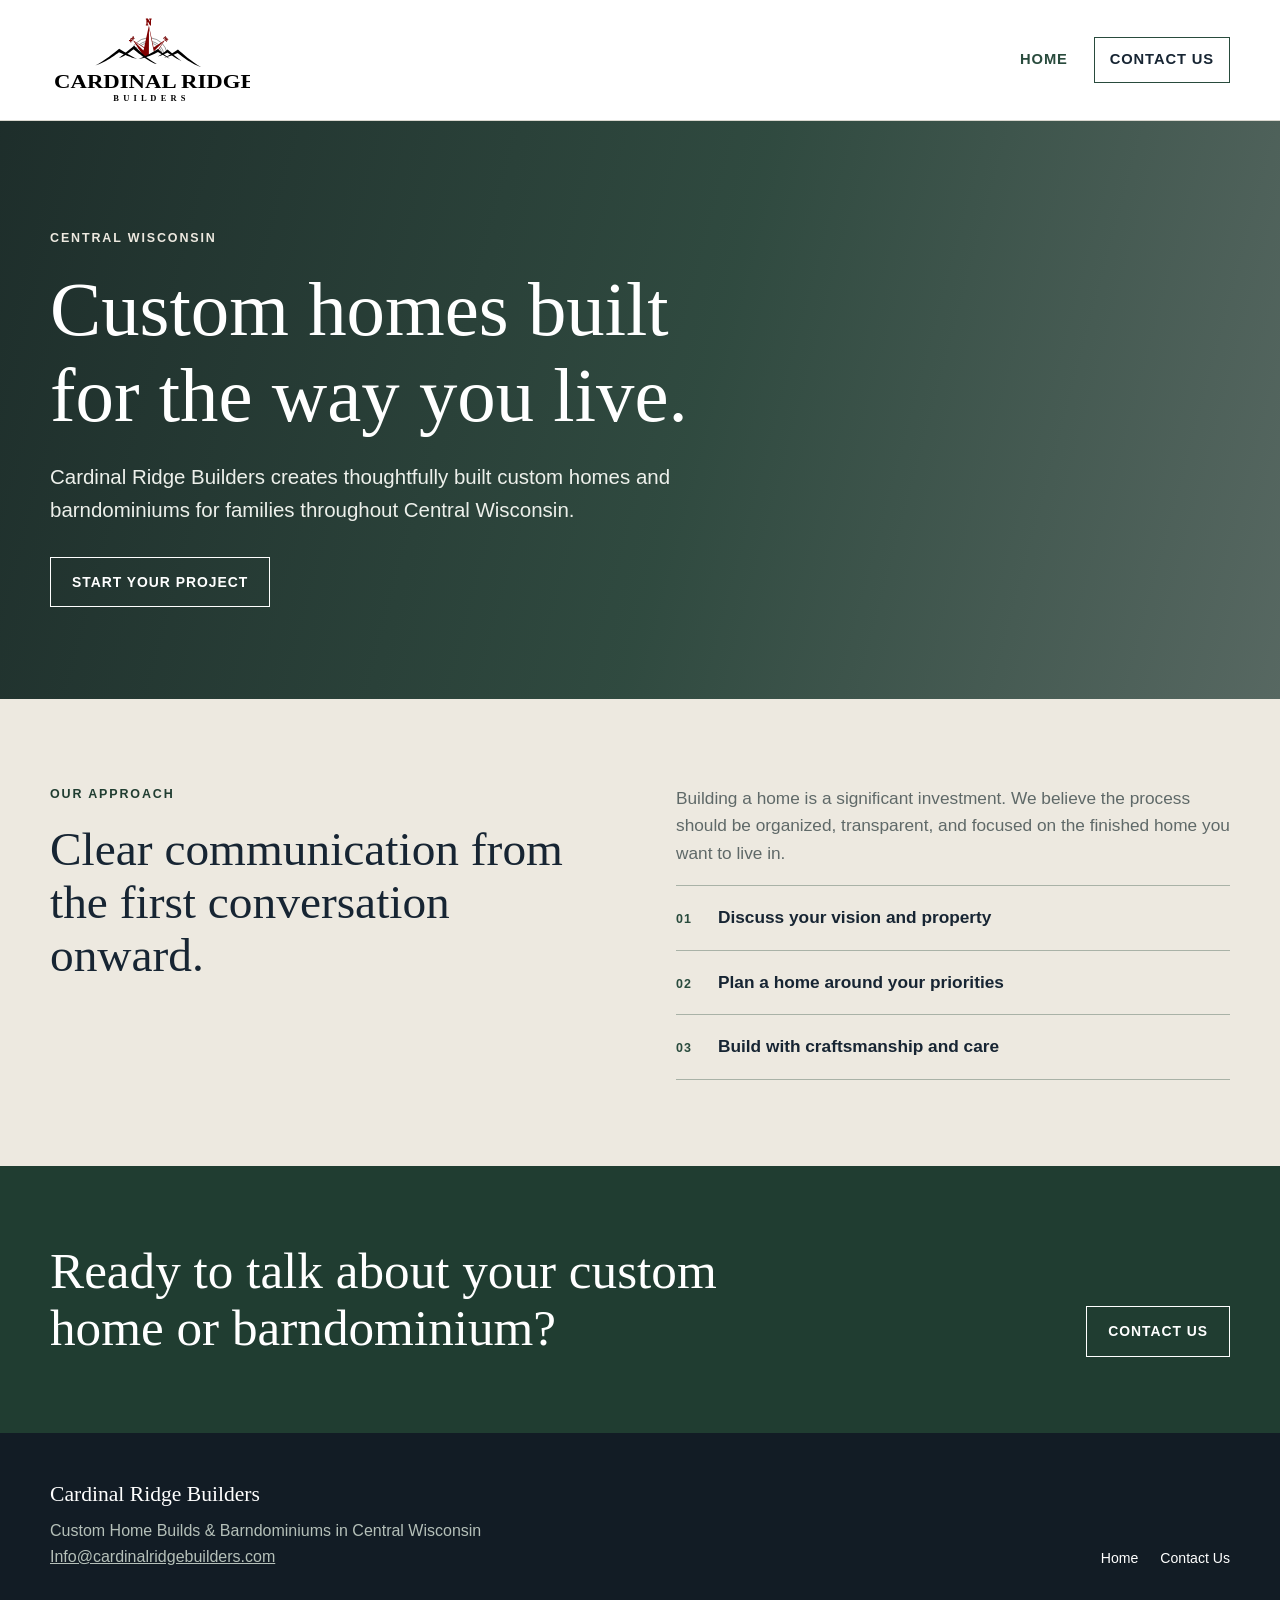
<file: index.html>
<!doctype html>
<html lang="en">
<head>
  <meta charset="utf-8">
  <meta name="viewport" content="width=device-width, initial-scale=1">
  <meta name="description" content="Cardinal Ridge Builders creates custom homes and barndominiums throughout Central Wisconsin.">
  <title>Cardinal Ridge Builders | Custom Homes & Barndominiums</title>
  <link rel="stylesheet" href="styles.css">
</head>
<body>
  <header class="site-header">
    <div class="nav-wrap">
      <a class="logo-link" href="index.html" aria-label="Cardinal Ridge Builders home">
        <img class="logo" src="logo-large.svg" alt="Cardinal Ridge Builders">
      </a>
      <nav class="site-nav" aria-label="Main navigation">
        <a class="active" href="index.html">Home</a>
        <a class="nav-contact" href="contact.html">Contact Us</a>
      </nav>
    </div>
  </header>

  <main>
    <section class="hero">
      <div class="hero-inner">
        <div class="hero-content">
          <p class="eyebrow">Central Wisconsin</p>
          <h1>Custom homes built for the way you live.</h1>
          <p class="hero-text">
            Cardinal Ridge Builders creates thoughtfully built custom homes and
            barndominiums for families throughout Central Wisconsin.
          </p>
          <a class="button button-light" href="contact.html">Start Your Project</a>
        </div>
      </div>
    </section>


<!--    
    <section class="section services">
      <div class="section-inner">
        <div class="section-intro">
          <p class="eyebrow">What We Build</p>
          <h2>A home should fit your land, your needs, and your future.</h2>
          <p>
            We bring a practical, personalized approach to every build—whether
            you are planning a traditional custom home or a modern barndominium.
          </p>
        </div>

        <div class="service-grid">
          <article class="service-card">
            <span class="service-number">01</span>
            <h3>Custom Home Builds</h3>
            <p>Homes planned around your lifestyle, property, priorities, and long-term needs.</p>
          </article>

          <article class="service-card">
            <span class="service-number">02</span>
            <h3>Barndominiums</h3>
            <p>Functional, durable, and distinctive spaces that combine efficient design with everyday comfort.</p>
          </article>

          <article class="service-card">
            <span class="service-number">03</span>
            <h3>Personalized Guidance</h3>
            <p>A straightforward building experience with attention to the details that matter most to you.</p>
          </article>
        </div>
      </div>
    </section>

-->
    
    <section class="section process">
      <div class="section-inner process-grid">
        <div>
          <p class="eyebrow">Our Approach</p>
          <h2>Clear communication from the first conversation onward.</h2>
        </div>
        <div class="process-copy">
          <p>
            Building a home is a significant investment. We believe the process
            should be organized, transparent, and focused on the finished home
            you want to live in.
          </p>
          <ul class="process-list">
            <li><span>01</span>Discuss your vision and property</li>
            <li><span>02</span>Plan a home around your priorities</li>
            <li><span>03</span>Build with craftsmanship and care</li>
          </ul>
        </div>
      </div>
    </section>

    <section class="cta">
      <div class="cta-inner">
        <h2>Ready to talk about your custom home or barndominium?</h2>
        <a class="button button-light" href="contact.html">Contact Us</a>
      </div>
    </section>
  </main>

  <footer class="site-footer">
    <div class="footer-inner">
      <div>
        <div class="footer-brand">Cardinal Ridge Builders</div>
        <p class="footer-text">Custom Home Builds &amp; Barndominiums in Central Wisconsin</p>
        <p class="footer-text"><a href="mailto:info@cardinalridgebuilders.com">Info@cardinalridgebuilders.com</a></p>
      </div>
      <nav class="footer-links" aria-label="Footer navigation">
        <a href="index.html">Home</a>
        <a href="contact.html">Contact Us</a>
      </nav>
    </div>
  </footer>
</body>
</html>
</file>
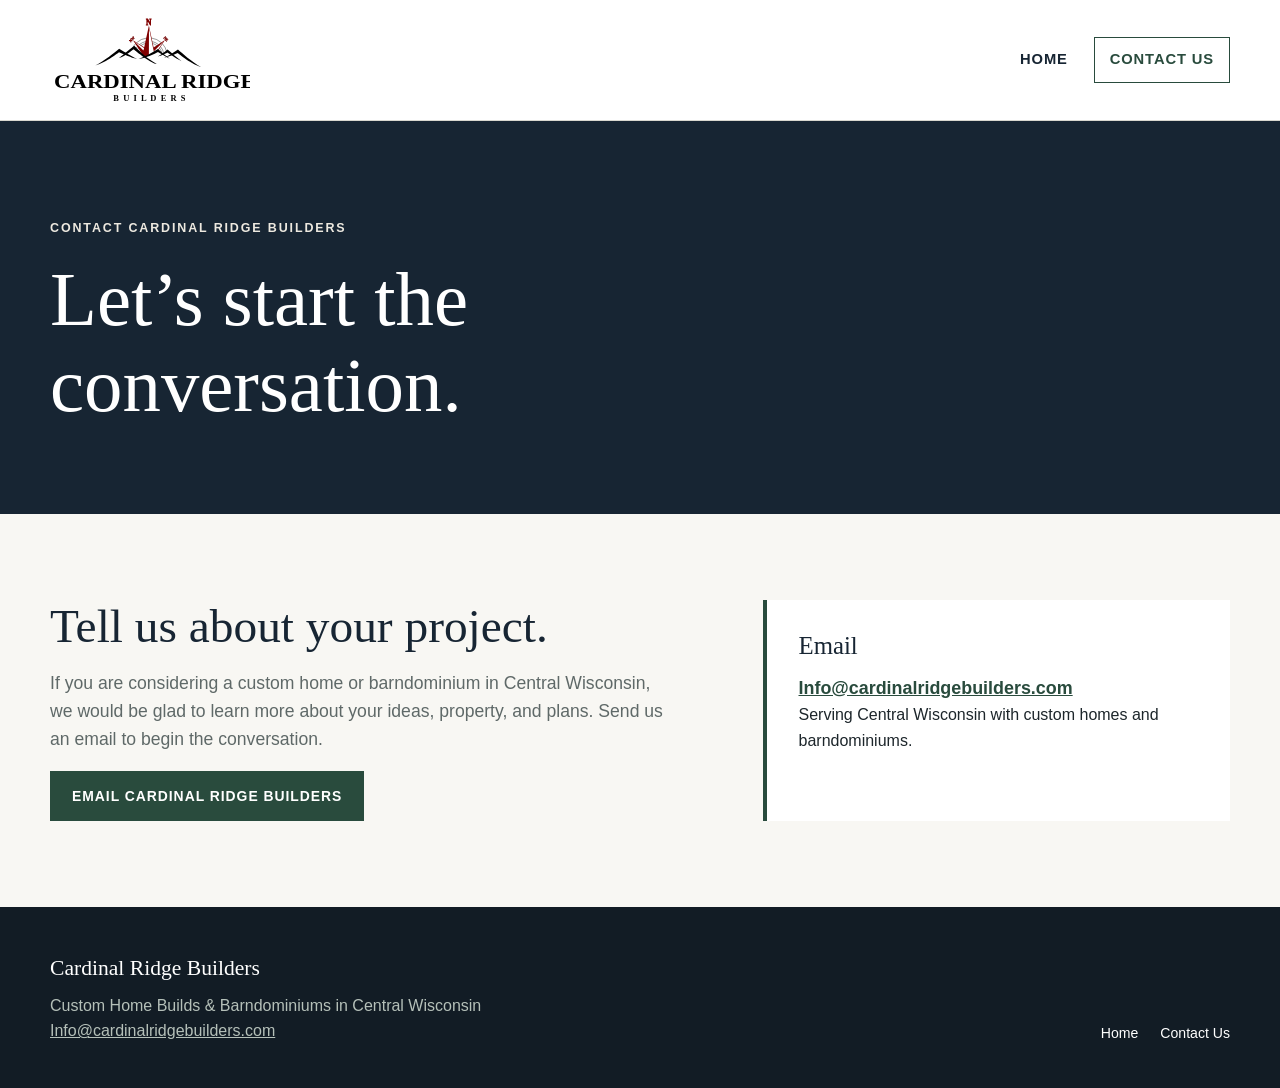
<file: contact.html>
<!doctype html>
<html lang="en">
<head>
  <meta charset="utf-8">
  <meta name="viewport" content="width=device-width, initial-scale=1">
  <meta name="description" content="Contact Cardinal Ridge Builders to discuss your custom home or barndominium project in Central Wisconsin.">
  <title>Contact Us | Cardinal Ridge Builders</title>
  <link rel="stylesheet" href="styles.css">
</head>
<body>
  <header class="site-header">
    <div class="nav-wrap">
      <a class="logo-link" href="index.html" aria-label="Cardinal Ridge Builders home">
        <img class="logo" src="logo-large.svg" alt="Cardinal Ridge Builders">
      </a>
      <nav class="site-nav" aria-label="Main navigation">
        <a href="index.html">Home</a>
        <a class="nav-contact active" href="contact.html">Contact Us</a>
      </nav>
    </div>
  </header>

  <main>
    <section class="page-hero">
      <div class="page-hero-inner">
        <p class="eyebrow">Contact Cardinal Ridge Builders</p>
        <h1>Let’s start the conversation.</h1>
      </div>
    </section>

    <section class="section">
      <div class="section-inner contact-grid">
        <div>
          <h2>Tell us about your project.</h2>
          <p class="contact-copy">
            If you are considering a custom home or barndominium in Central
            Wisconsin, we would be glad to learn more about your ideas, property,
            and plans. Send us an email to begin the conversation.
          </p>
          <a class="button" href="mailto:info@cardinalridgebuilders.com?subject=New%20Project%20Inquiry">Email Cardinal Ridge Builders</a>
        </div>

        <aside class="contact-details">
          <h2>Email</h2>
          <a class="email-link" href="mailto:info@cardinalridgebuilders.com">Info@cardinalridgebuilders.com</a>
          <p>Serving Central Wisconsin with custom homes and barndominiums.</p>
        </aside>
      </div>
    </section>
  </main>

  <footer class="site-footer">
    <div class="footer-inner">
      <div>
        <div class="footer-brand">Cardinal Ridge Builders</div>
        <p class="footer-text">Custom Home Builds &amp; Barndominiums in Central Wisconsin</p>
        <p class="footer-text"><a href="mailto:info@cardinalridgebuilders.com">Info@cardinalridgebuilders.com</a></p>
      </div>
      <nav class="footer-links" aria-label="Footer navigation">
        <a href="index.html">Home</a>
        <a href="contact.html">Contact Us</a>
      </nav>
    </div>
  </footer>
</body>
</html>
</file>
<file: styles.css>
:root {
  --navy: #172533;
  --forest: #294b3d;
  --forest-dark: #203d31;
  --sand: #ede9e0;
  --off-white: #f8f7f3;
  --white: #ffffff;
  --text: #1d262b;
  --muted: #5f6968;
  --line: #d9d7cf;
  --max-width: 1180px;
}

* {
  box-sizing: border-box;
}

html {
  scroll-behavior: smooth;
}

body {
  margin: 0;
  color: var(--text);
  background: var(--off-white);
  font-family: Arial, Helvetica, sans-serif;
  font-size: 16px;
  line-height: 1.6;
}

img {
  display: block;
  max-width: 100%;
}

a {
  color: inherit;
}

.site-header {
  background: var(--white);
  border-bottom: 1px solid var(--line);
}

.nav-wrap {
  width: min(100% - 40px, var(--max-width));
  min-height: 120px;
  margin: 0 auto;
  display: flex;
  align-items: center;
  justify-content: space-between;
  gap: 24px;
}

.logo-link {
  display: inline-flex;
  align-items: center;
}

.logo {
  width: 200px;
  height: auto;
  object-fit: contain;
}

.site-nav {
  display: flex;
  align-items: center;
  gap: 26px;
}

.site-nav a {
  color: var(--navy);
  font-size: 0.92rem;
  font-weight: 700;
  letter-spacing: 0.06em;
  text-decoration: none;
  text-transform: uppercase;
}

.site-nav a:hover,
.site-nav a:focus-visible,
.site-nav a.active {
  color: var(--forest);
}

.nav-contact {
  padding: 10px 15px;
  border: 1px solid var(--forest);
}

.nav-contact:hover,
.nav-contact:focus-visible {
  color: var(--white) !important;
  background: var(--forest);
}

.hero {
  color: var(--white);
  background:
    linear-gradient(105deg, rgba(18, 35, 32, 0.95) 0%, rgba(28, 57, 46, 0.91) 54%, rgba(31, 54, 47, 0.74) 100%);
}

.hero-inner {
  width: min(100% - 40px, var(--max-width));
  min-height: 530px;
  margin: 0 auto;
  padding: 108px 0 92px;
  display: flex;
  align-items: center;
}

.hero-content {
  max-width: 710px;
}

.eyebrow {
  margin: 0 0 18px;
  color: var(--sand);
  font-size: 0.78rem;
  font-weight: 700;
  letter-spacing: 0.15em;
  text-transform: uppercase;
}

h1,
h2,
h3,
p {
  margin-top: 0;
}

h1,
h2,
h3 {
  color: var(--navy);
  font-family: Georgia, "Times New Roman", serif;
  line-height: 1.12;
}

.hero h1 {
  margin-bottom: 22px;
  color: var(--white);
  font-size: clamp(2.8rem, 6vw, 5.1rem);
  font-weight: 500;
}

.hero-text {
  max-width: 625px;
  margin-bottom: 30px;
  color: #edf0eb;
  font-size: clamp(1.08rem, 2vw, 1.28rem);
}

.button {
  display: inline-block;
  padding: 13px 21px;
  border: 1px solid var(--forest);
  color: var(--white);
  background: var(--forest);
  font-size: 0.87rem;
  font-weight: 700;
  letter-spacing: 0.07em;
  text-decoration: none;
  text-transform: uppercase;
  transition: background 0.2s ease, border-color 0.2s ease;
}

.button:hover,
.button:focus-visible {
  border-color: var(--white);
  background: transparent;
}

.button-light {
  border-color: var(--white);
  background: transparent;
}

.button-light:hover,
.button-light:focus-visible {
  color: var(--forest-dark);
  background: var(--white);
}

.section {
  padding: 86px 0;
}

.section-inner {
  width: min(100% - 40px, var(--max-width));
  margin: 0 auto;
}

.section-intro {
  max-width: 735px;
  margin-bottom: 46px;
}

.section h2 {
  margin-bottom: 16px;
  font-size: clamp(2rem, 3.7vw, 3.2rem);
  font-weight: 500;
}

.section-intro p {
  color: var(--muted);
  font-size: 1.1rem;
}

.services {
  background: var(--white);
}

.service-grid {
  display: grid;
  grid-template-columns: repeat(3, 1fr);
  gap: 1px;
  border: 1px solid var(--line);
  background: var(--line);
}

.service-card {
  min-height: 242px;
  padding: 34px 30px;
  background: var(--white);
}

.service-number {
  display: block;
  margin-bottom: 34px;
  color: var(--forest);
  font-size: 0.78rem;
  font-weight: 700;
  letter-spacing: 0.12em;
}

.service-card h3 {
  margin-bottom: 12px;
  font-size: 1.4rem;
  font-weight: 500;
}

.service-card p {
  margin-bottom: 0;
  color: var(--muted);
}

.process {
  background: var(--sand);
}

.process .eyebrow {
  color: var(--forest-dark);
}

.process-grid {
  display: grid;
  grid-template-columns: 1fr 1fr;
  gap: 72px;
  align-items: start;
}

.process-copy {
  color: var(--muted);
  font-size: 1.08rem;
}

.process-list {
  margin: 3px 0 0;
  padding: 0;
  list-style: none;
  border-top: 1px solid rgba(41, 75, 61, 0.35);
}

.process-list li {
  padding: 18px 0;
  border-bottom: 1px solid rgba(41, 75, 61, 0.35);
  color: var(--navy);
  font-weight: 700;
}

.process-list span {
  display: inline-block;
  width: 42px;
  color: var(--forest);
  font-size: 0.78rem;
  letter-spacing: 0.08em;
}

.cta {
  color: var(--white);
  background: var(--forest-dark);
}

.cta-inner {
  width: min(100% - 40px, var(--max-width));
  margin: 0 auto;
  padding: 76px 0;
  display: flex;
  align-items: end;
  justify-content: space-between;
  gap: 30px;
}

.cta h2 {
  max-width: 720px;
  margin-bottom: 0;
  color: var(--white);
  font-size: clamp(2rem, 4vw, 3.45rem);
  font-weight: 500;
}

.page-hero {
  padding: 98px 0 85px;
  color: var(--white);
  background: var(--navy);
}

.page-hero-inner {
  width: min(100% - 40px, var(--max-width));
  margin: 0 auto;
}

.page-hero h1 {
  max-width: 700px;
  margin-bottom: 0;
  color: var(--white);
  font-size: clamp(2.8rem, 6vw, 4.8rem);
  font-weight: 500;
}

.contact-grid {
  display: grid;
  grid-template-columns: 1.15fr 0.85fr;
  gap: 80px;
}

.contact-copy {
  max-width: 620px;
  color: var(--muted);
  font-size: 1.1rem;
}

.contact-details {
  padding: 32px;
  border-left: 4px solid var(--forest);
  background: var(--white);
}

.contact-details h2 {
  margin-bottom: 14px;
  font-size: 1.55rem;
}

.email-link {
  color: var(--forest);
  font-size: 1.12rem;
  font-weight: 700;
  overflow-wrap: anywhere;
}

.site-footer {
  padding: 44px 0;
  color: #dfe5df;
  background: #121c25;
}

.footer-inner {
  width: min(100% - 40px, var(--max-width));
  margin: 0 auto;
  display: flex;
  align-items: end;
  justify-content: space-between;
  gap: 26px;
}

.footer-brand {
  margin-bottom: 7px;
  color: var(--white);
  font-family: Georgia, "Times New Roman", serif;
  font-size: 1.35rem;
}

.footer-text {
  margin: 0;
  color: #b5c0b9;
}

.footer-links {
  display: flex;
  gap: 22px;
}

.footer-links a {
  color: var(--white);
  font-size: 0.88rem;
  text-decoration: none;
}

.footer-links a:hover,
.footer-links a:focus-visible {
  text-decoration: underline;
}

@media (max-width: 760px) {
  .nav-wrap {
    min-height: 96px;
  }

  .logo {
    width: 150px;
  }

  .site-nav {
    gap: 16px;
  }

  .site-nav a {
    font-size: 0.76rem;
  }

  .nav-contact {
    padding: 8px 5px;
  }

  .hero-inner {
    min-height: 490px;
    padding: 85px 0 75px;
  }

  .section {
    padding: 64px 0;
  }

  .service-grid,
  .process-grid,
  .contact-grid {
    grid-template-columns: 1fr;
  }

  .process-grid,
  .contact-grid {
    gap: 38px;
  }

  .cta-inner,
  .footer-inner {
    align-items: start;
    flex-direction: column;
  }

  .cta-inner {
    padding: 60px 0;
  }
}

@media (max-width: 480px) {
  .nav-wrap {
    width: min(100% - 28px, var(--max-width));
  }

  .section-inner,
  .hero-inner,
  .page-hero-inner,
  .cta-inner,
  .footer-inner {
    width: min(100% - 28px, var(--max-width));
  }

  .logo {
    width: 135px;
  }

  .site-nav {
    gap: 12px;
  }

  .site-nav a {
    font-size: 0.68rem;
    letter-spacing: 0.04em;
  }

  .nav-contact {
    padding: 7px 8px;
  }

  .hero h1 {
    font-size: 2.65rem;
  }
}
</file>
